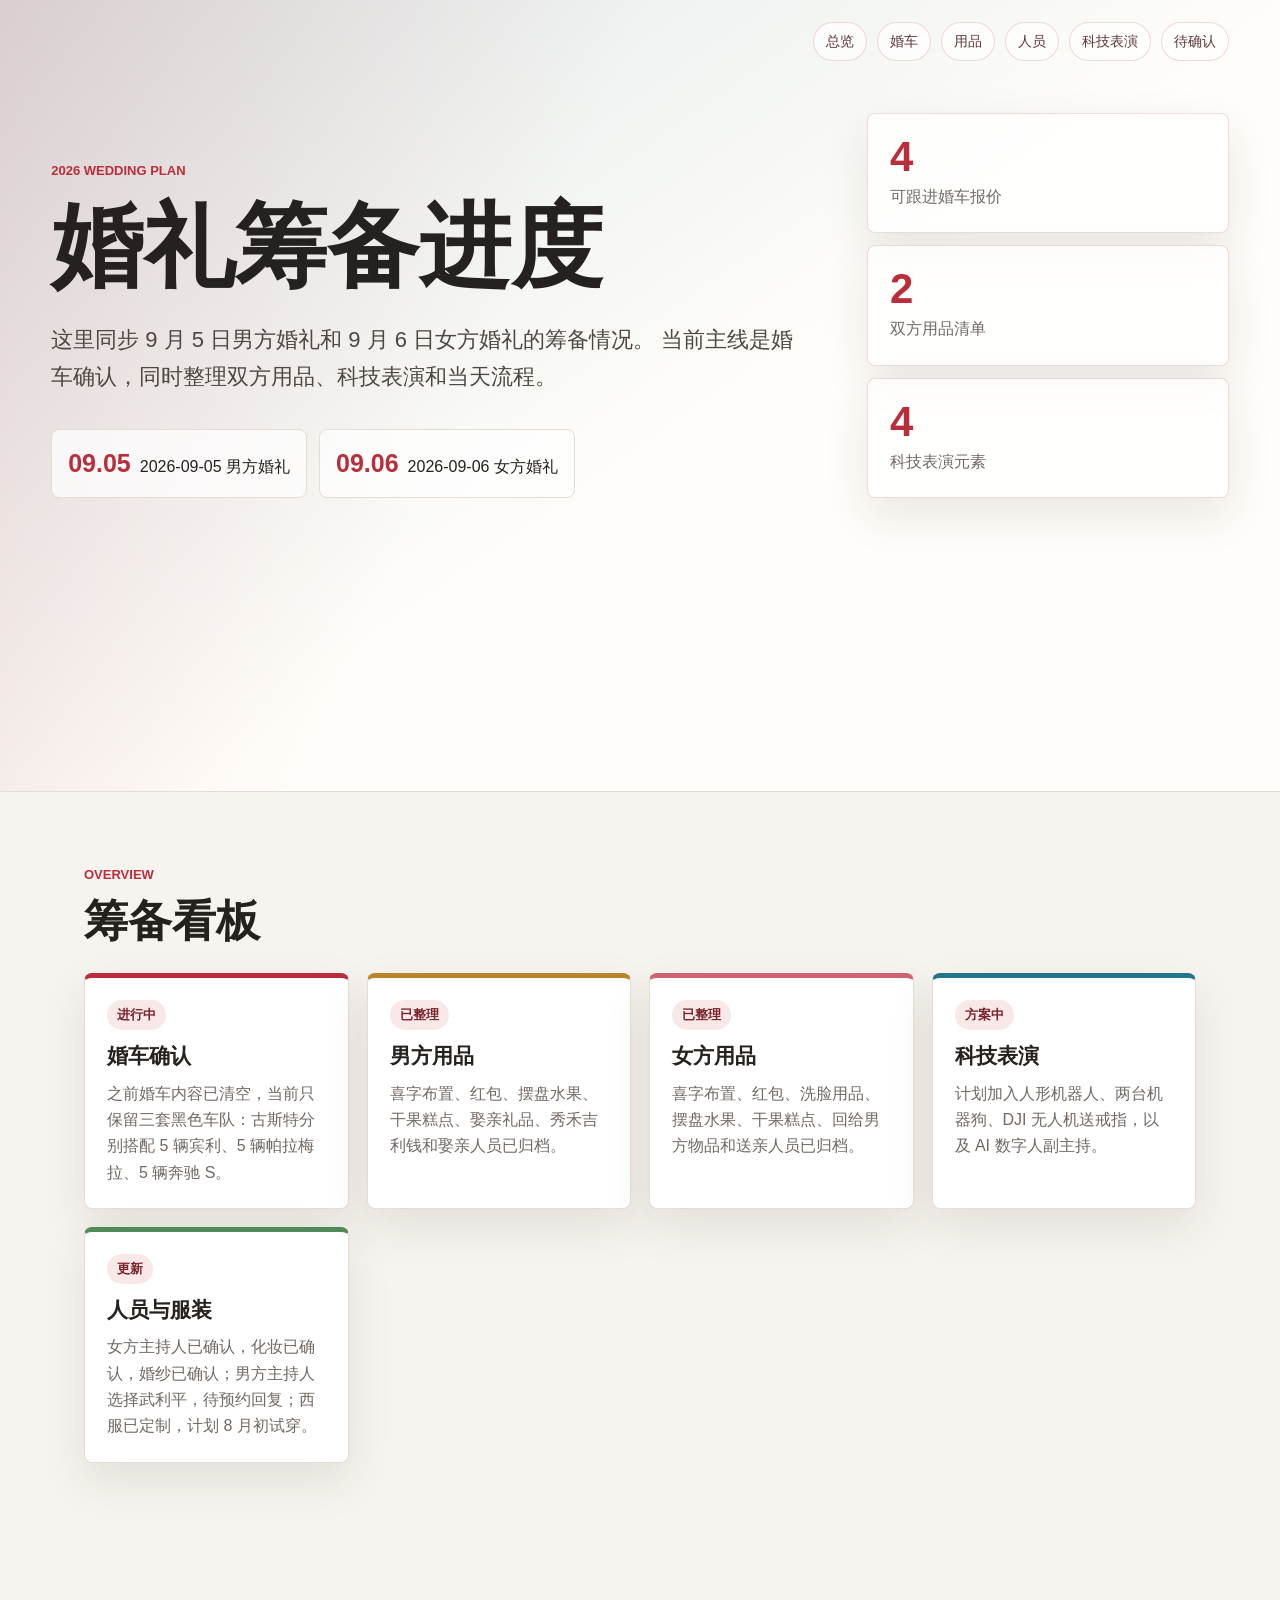
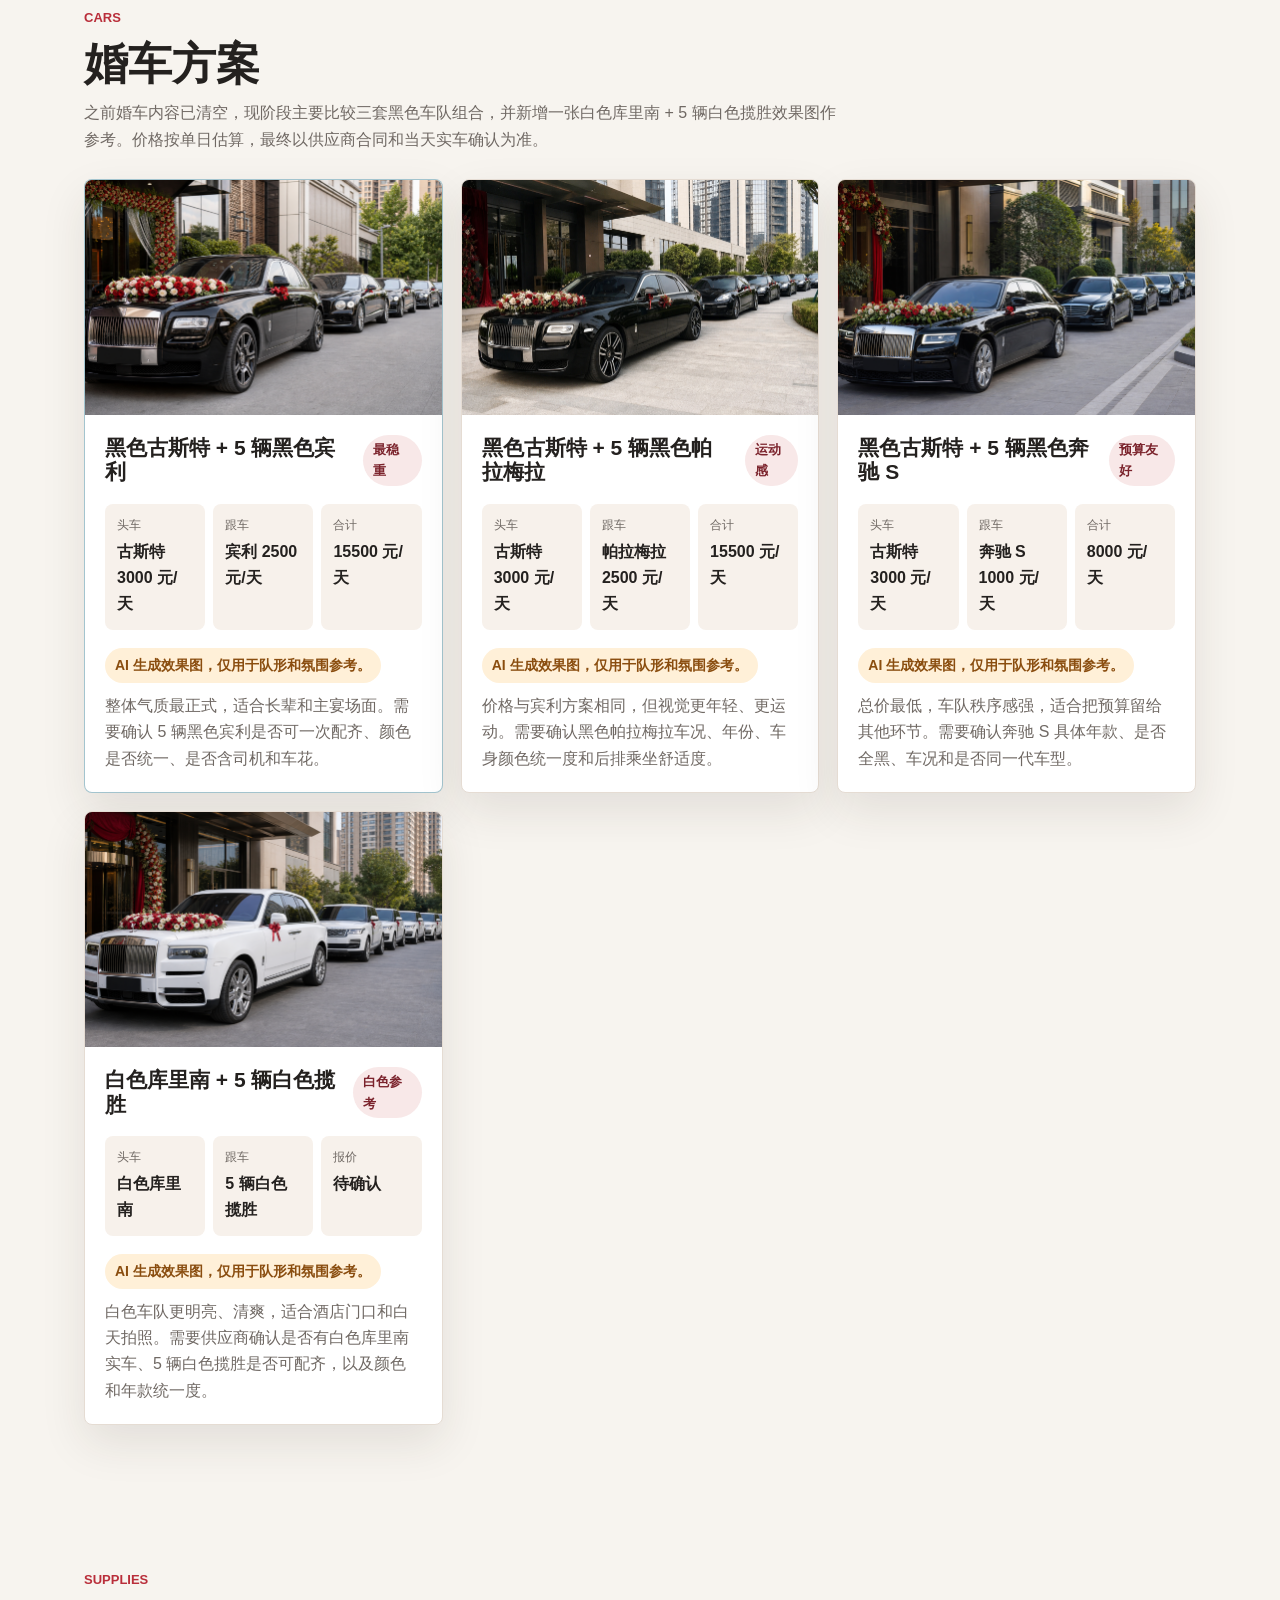
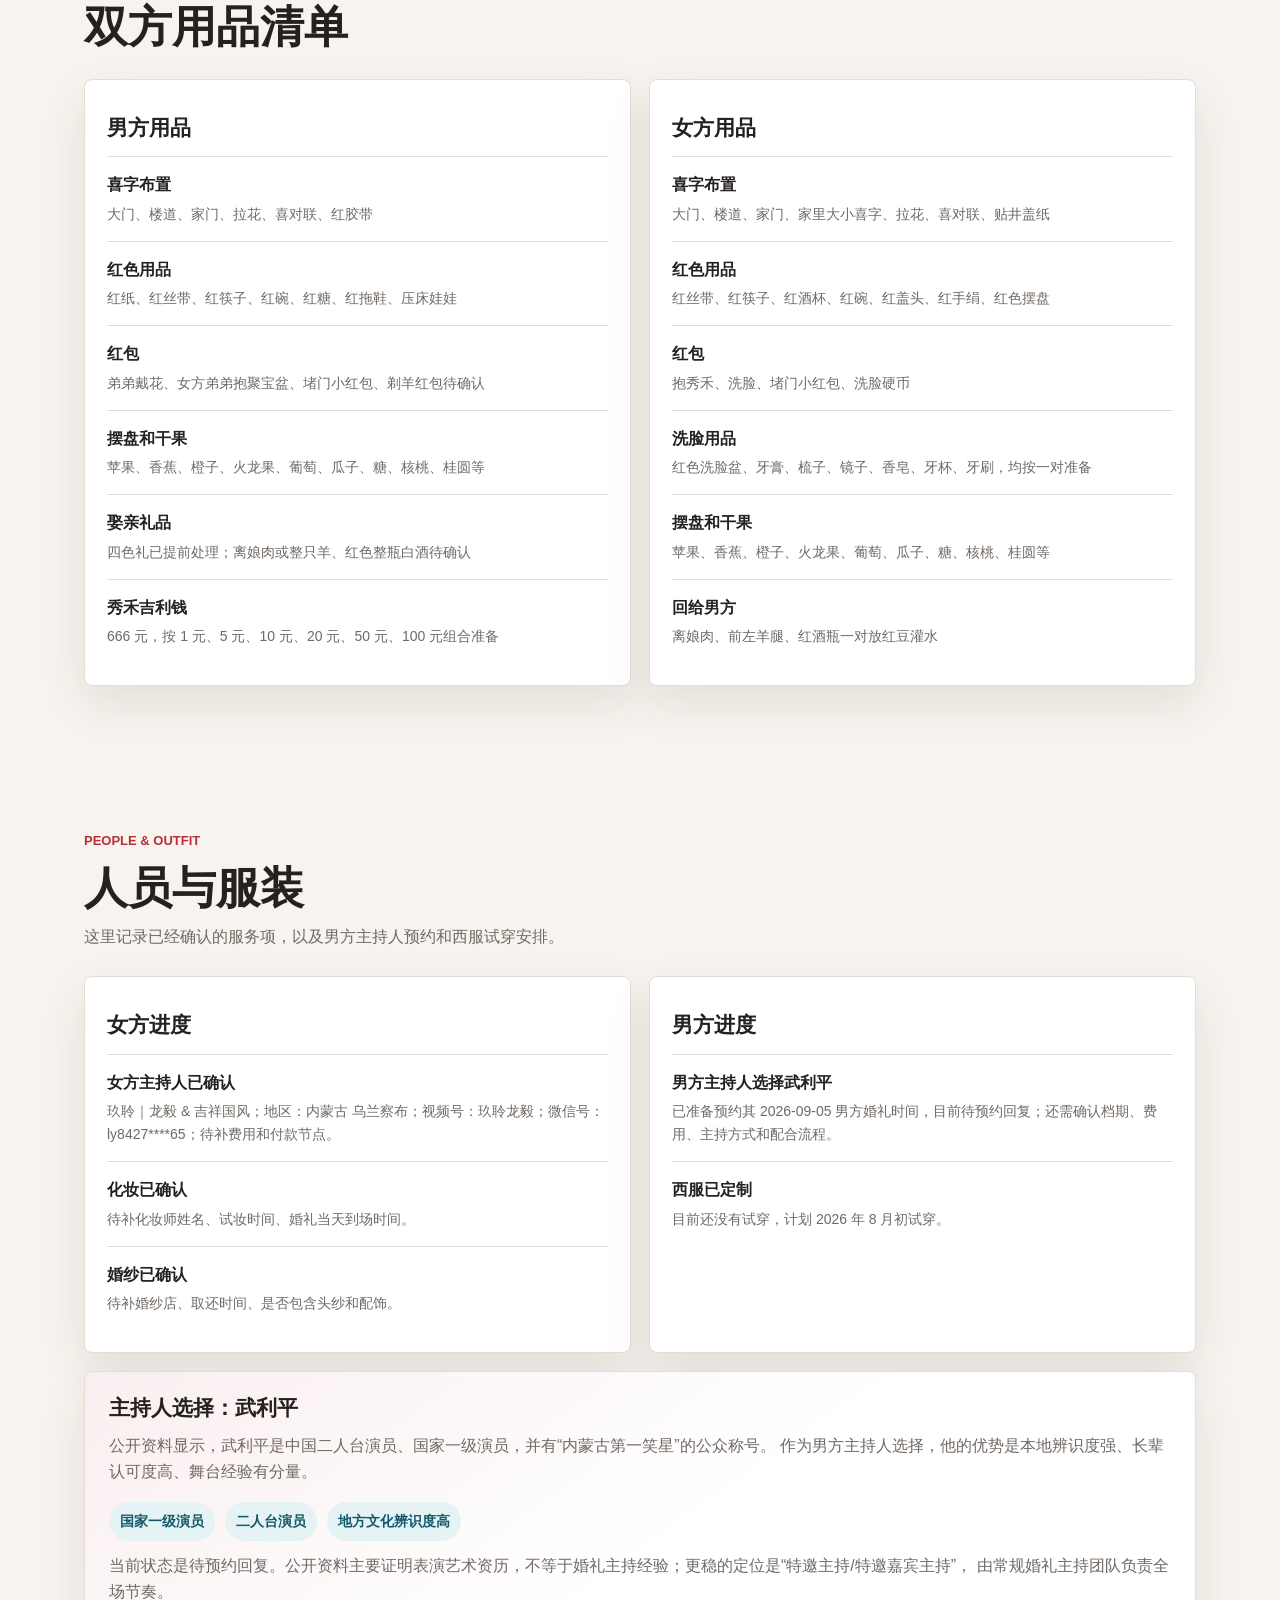
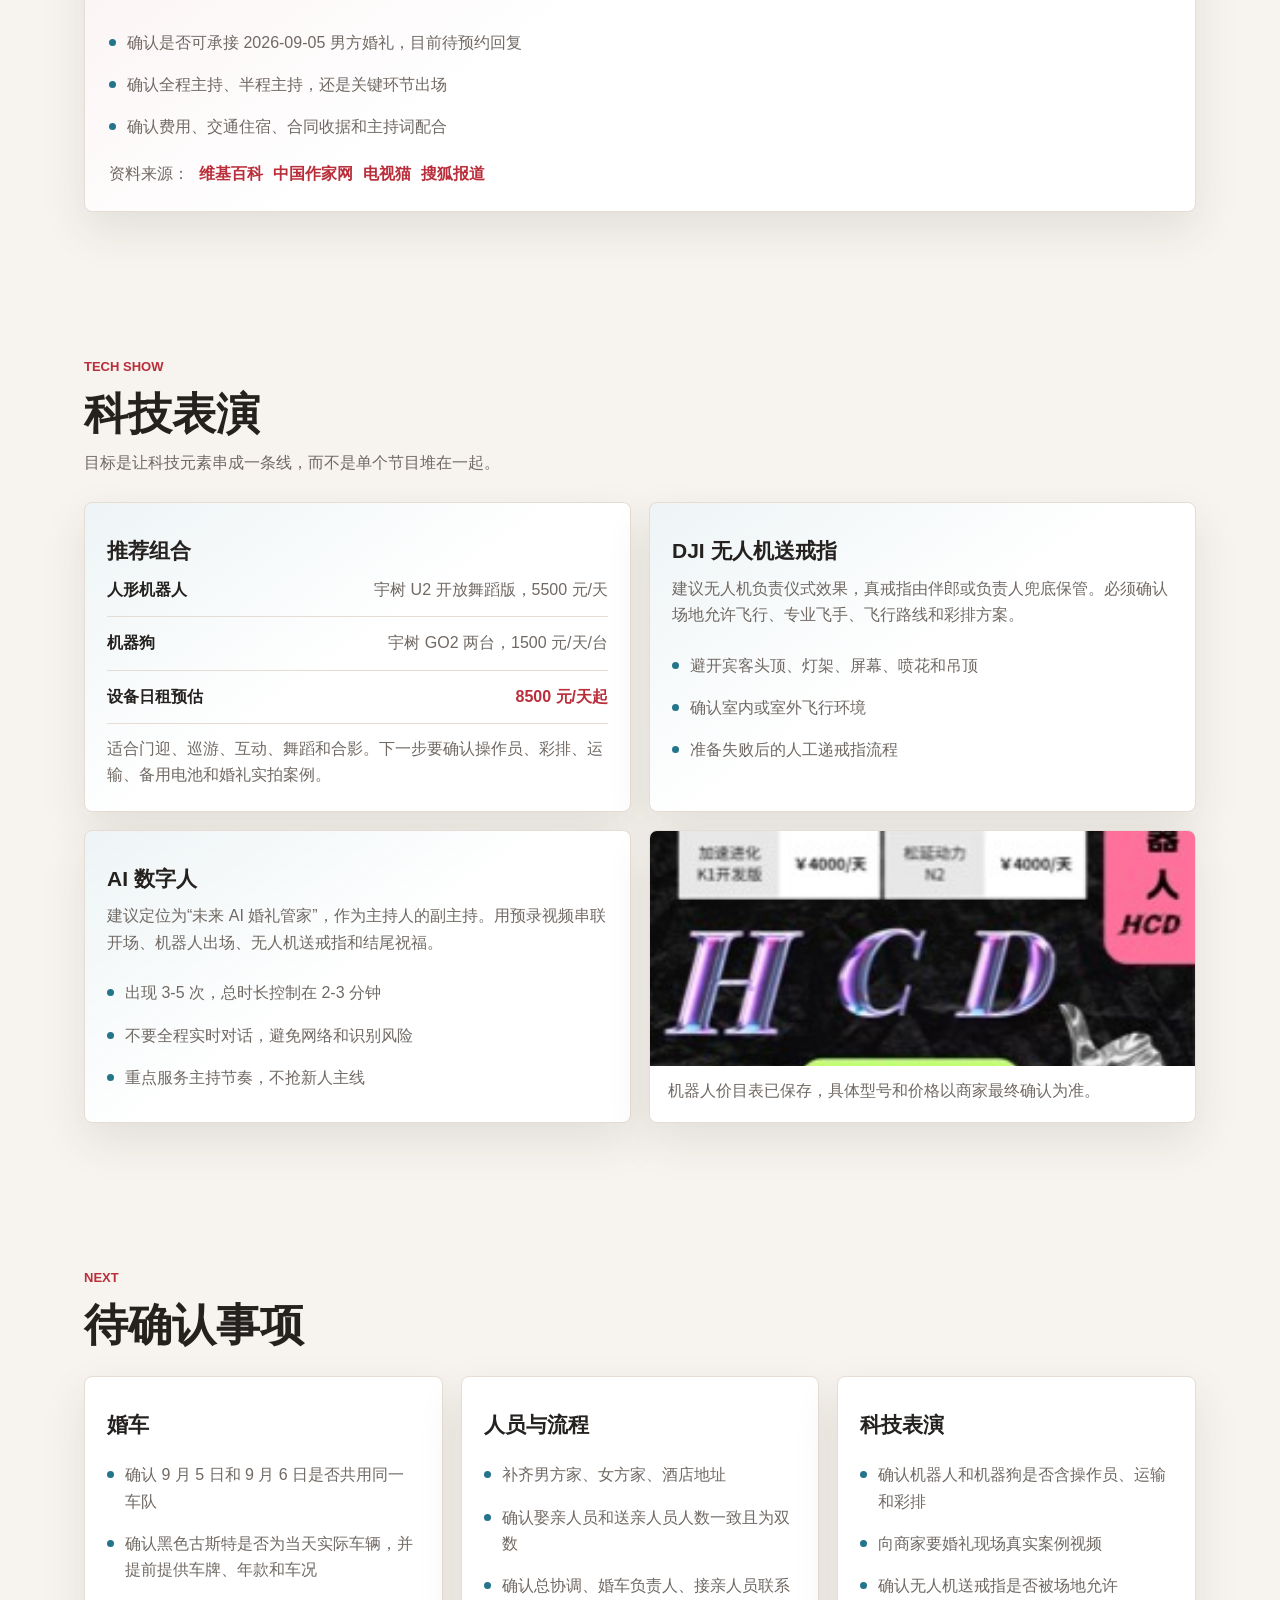
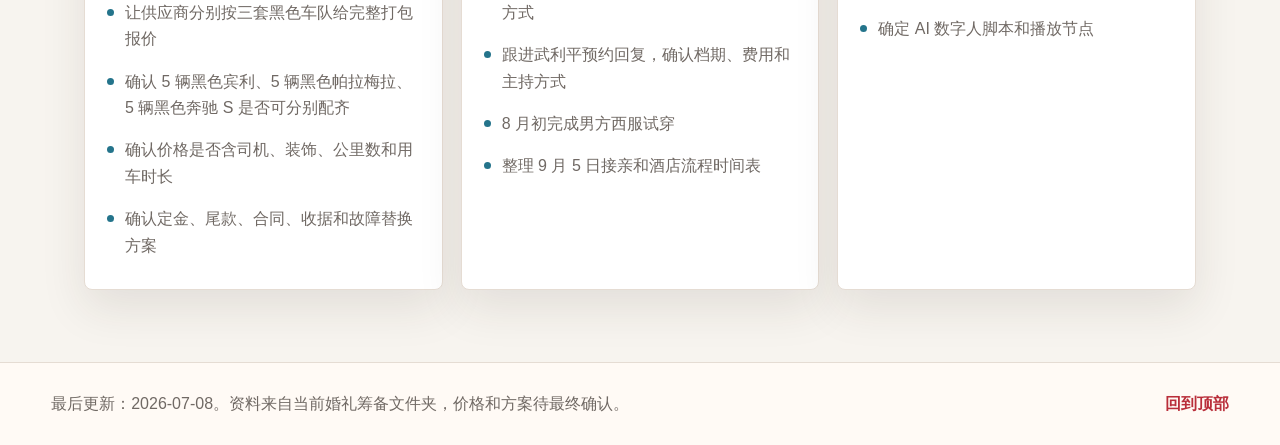
<file: index.html>
<!doctype html>
<html lang="zh-CN">
  <head>
    <meta charset="utf-8">
    <meta name="viewport" content="width=device-width, initial-scale=1">
    <meta http-equiv="refresh" content="0; url=website/index.html">
    <title>婚礼筹备进度</title>
  </head>
  <body>
    <p><a href="website/index.html">打开婚礼筹备进度网页</a></p>
  </body>
</html>
</file>
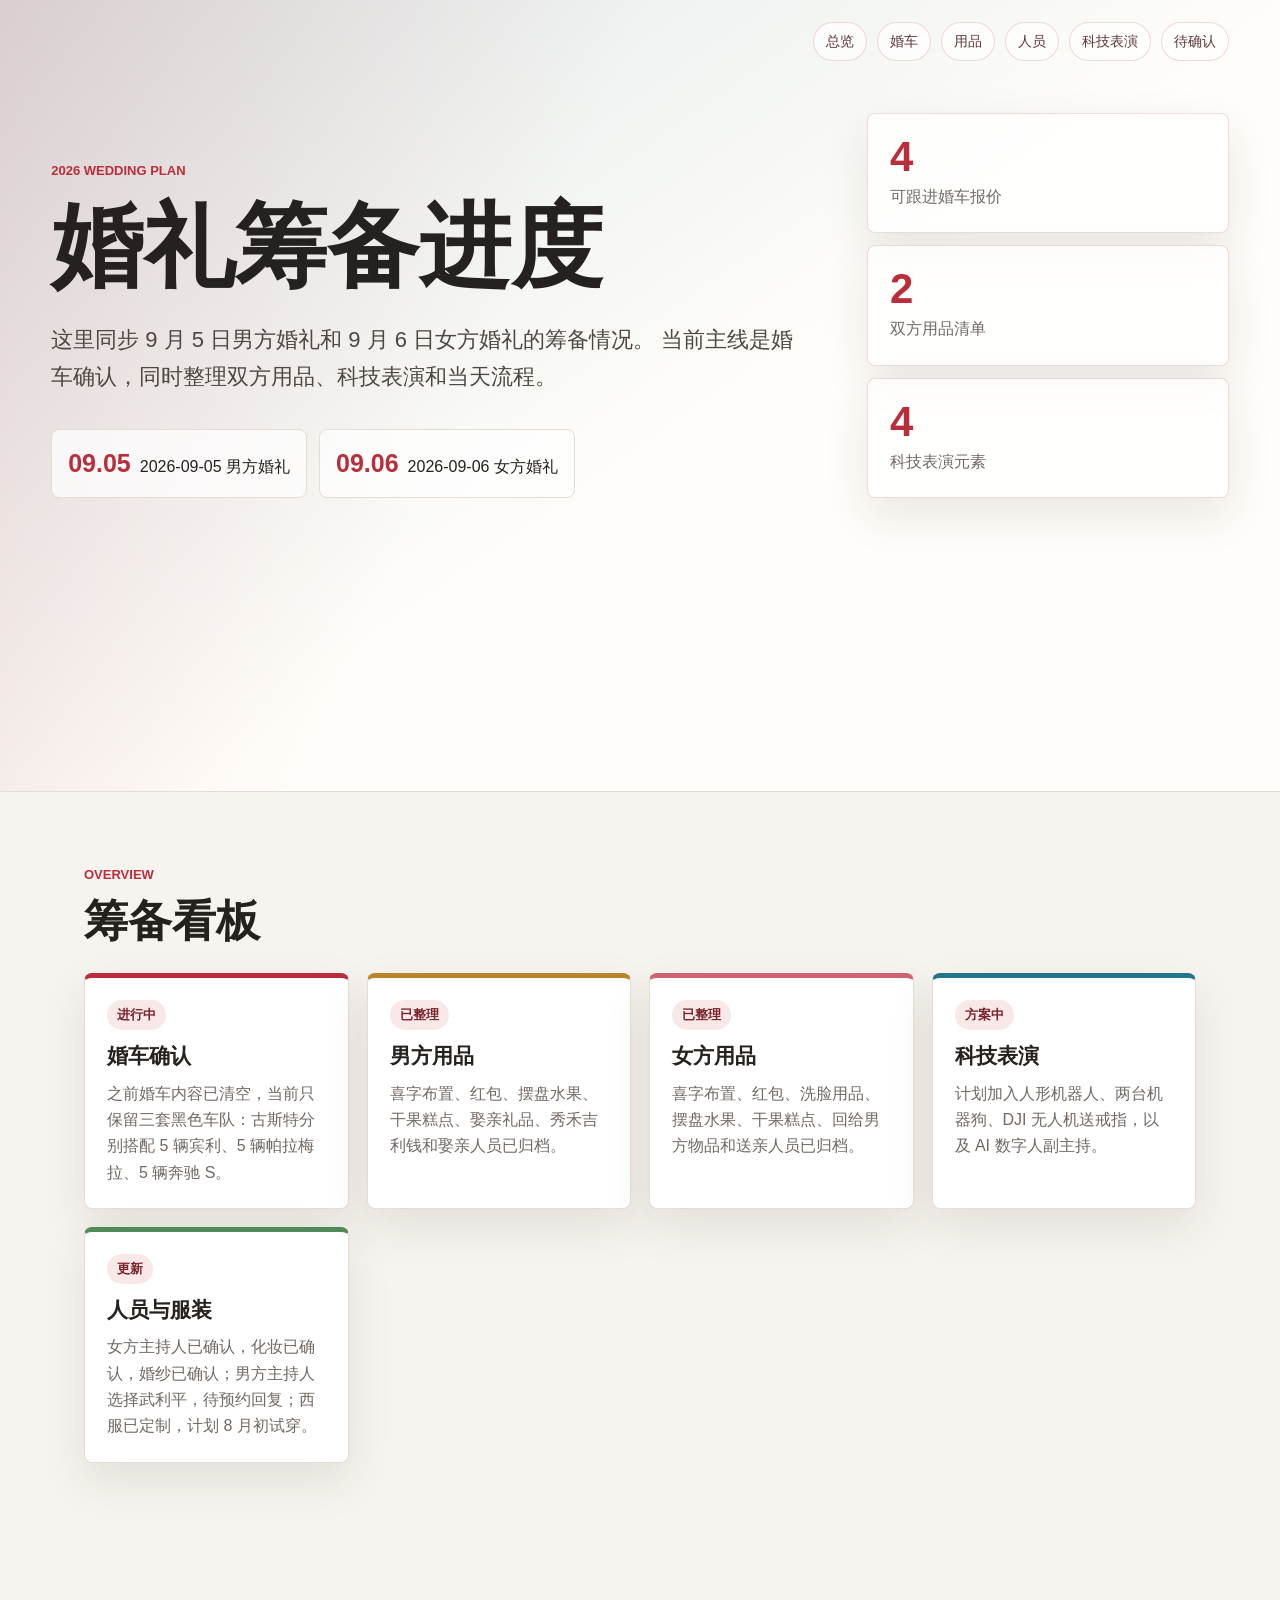
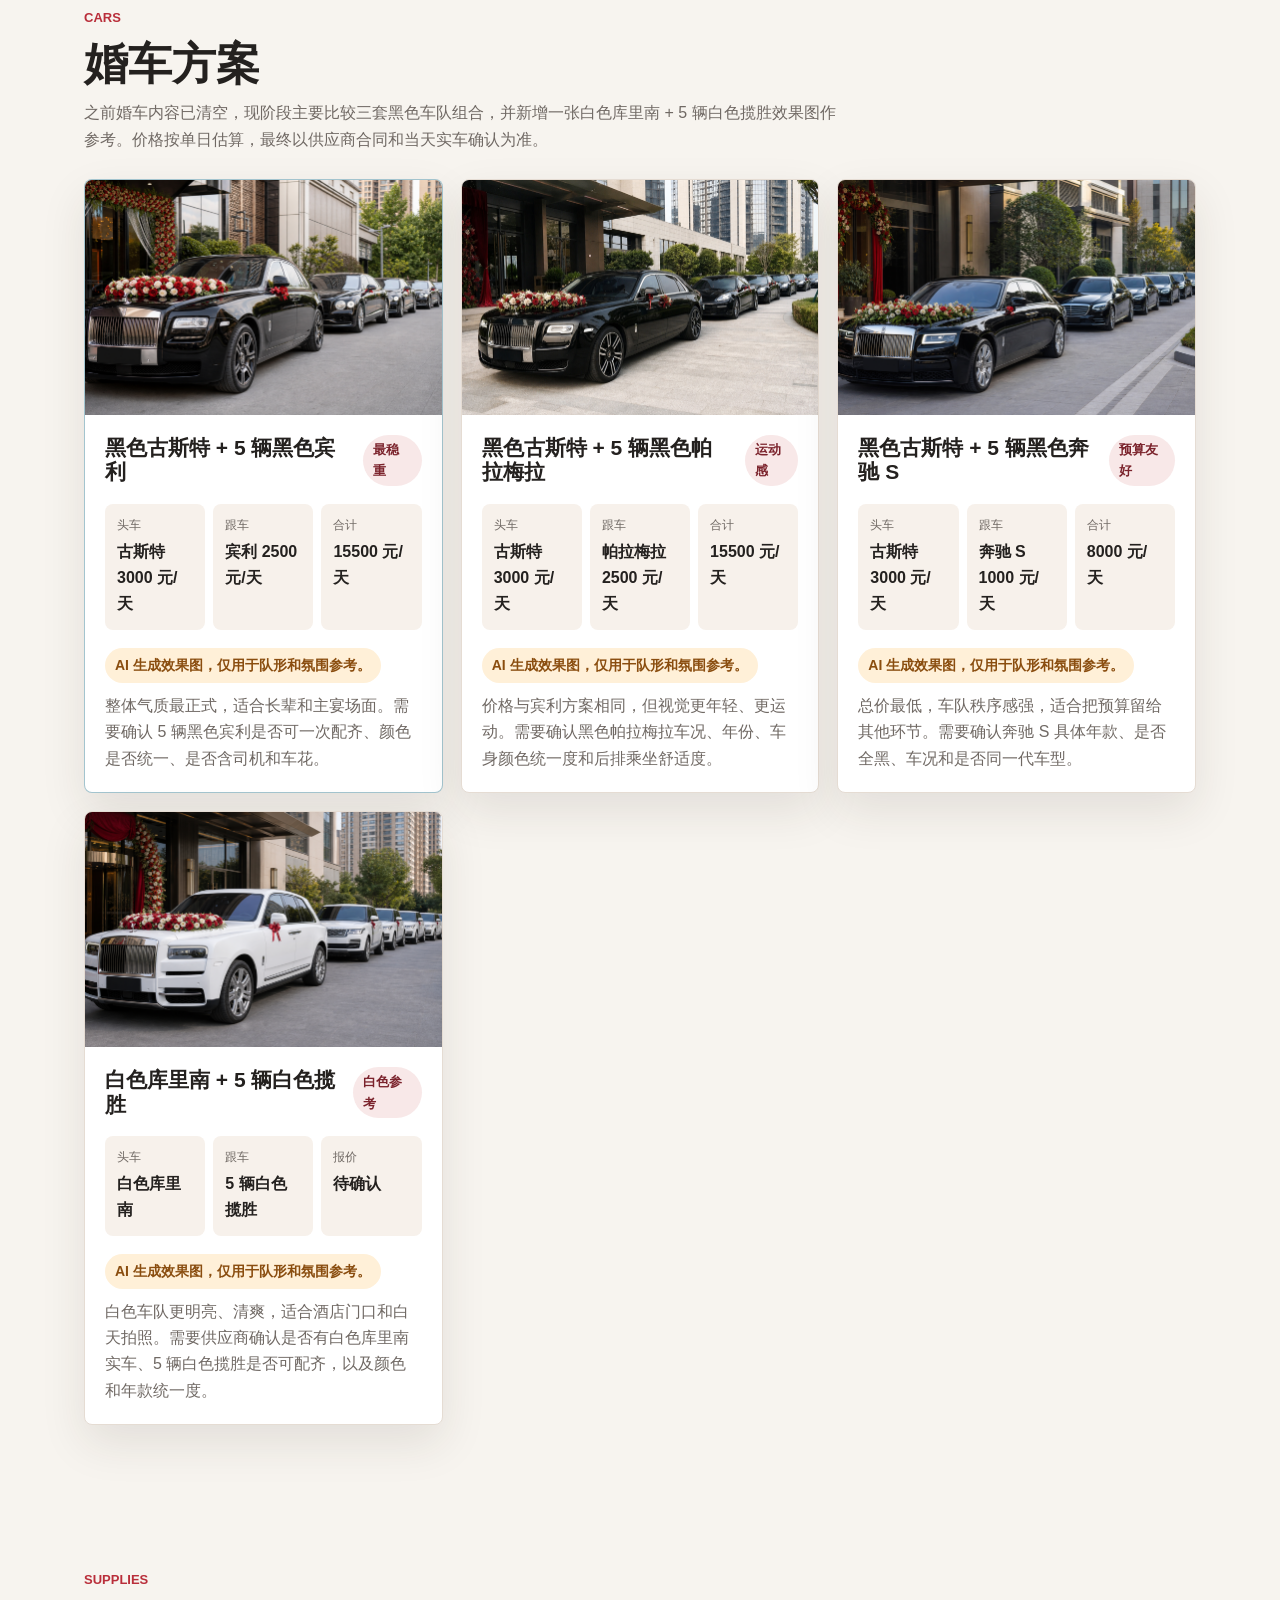
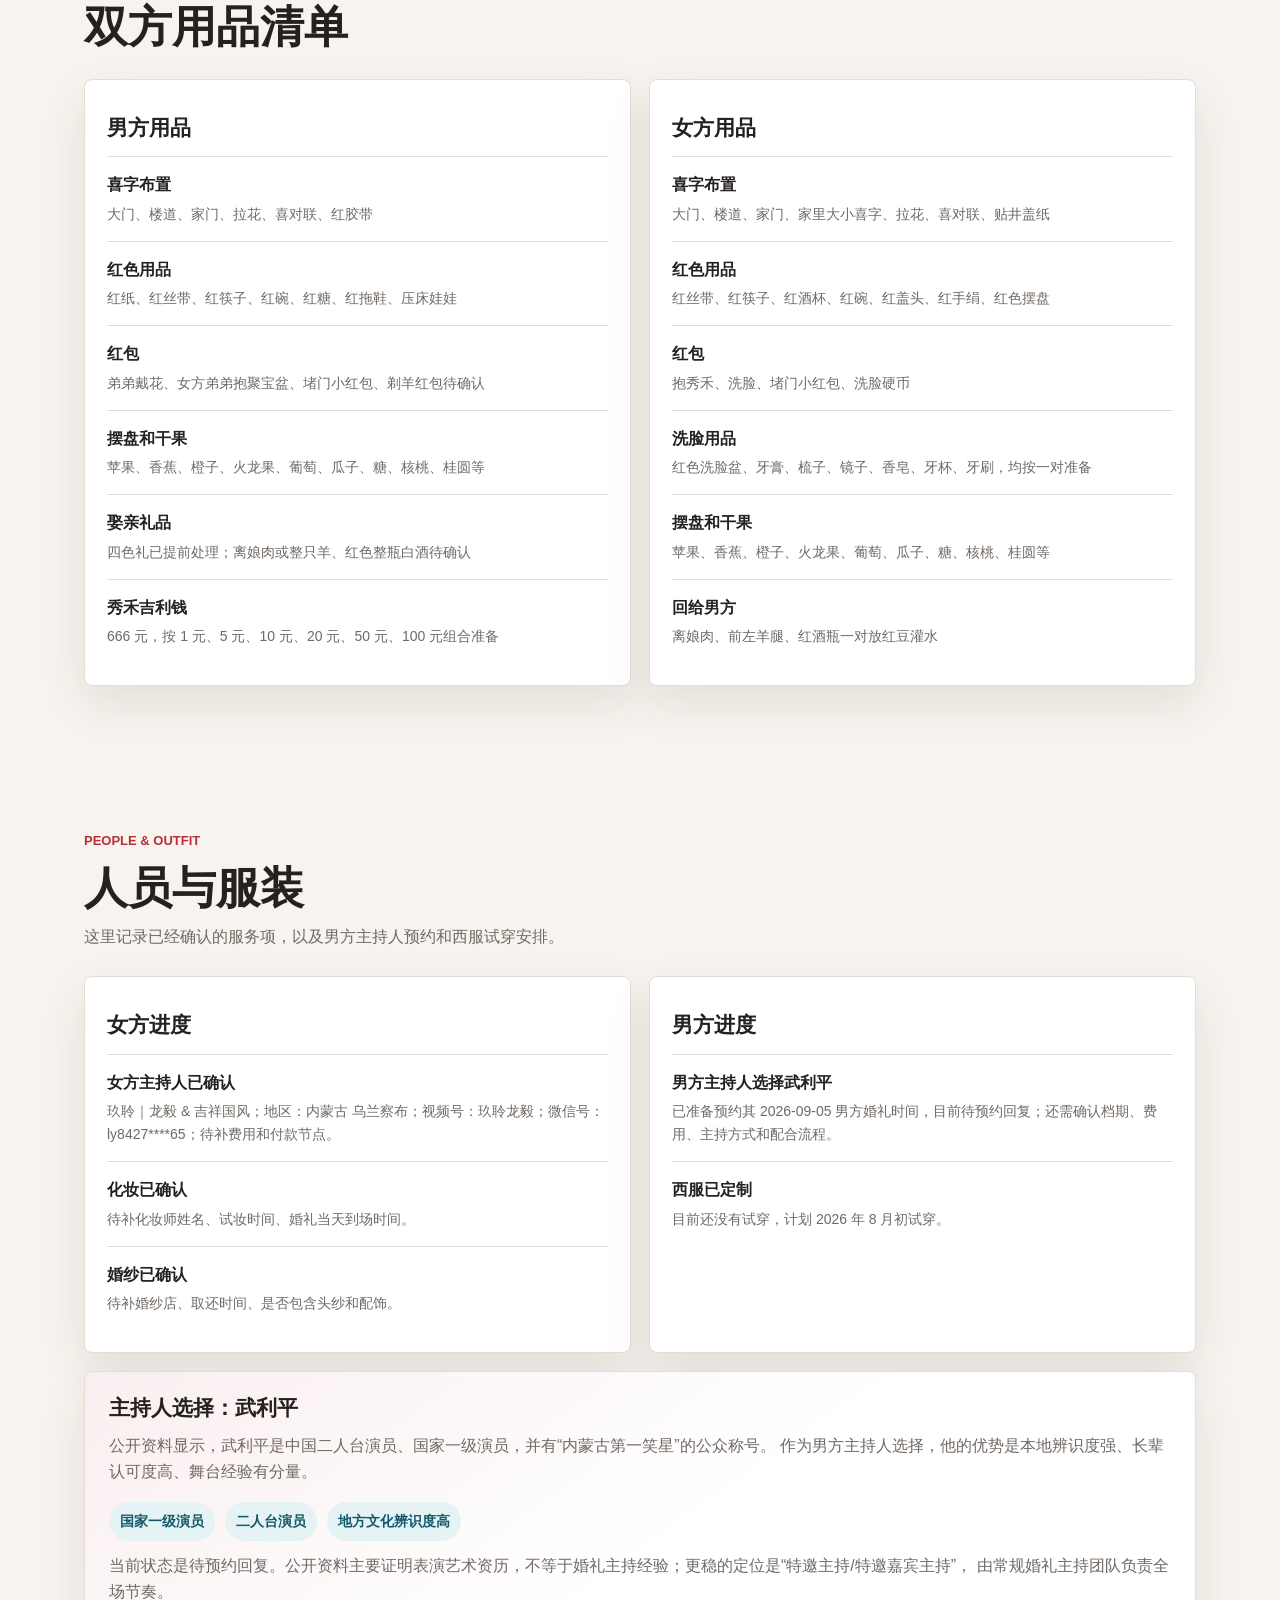
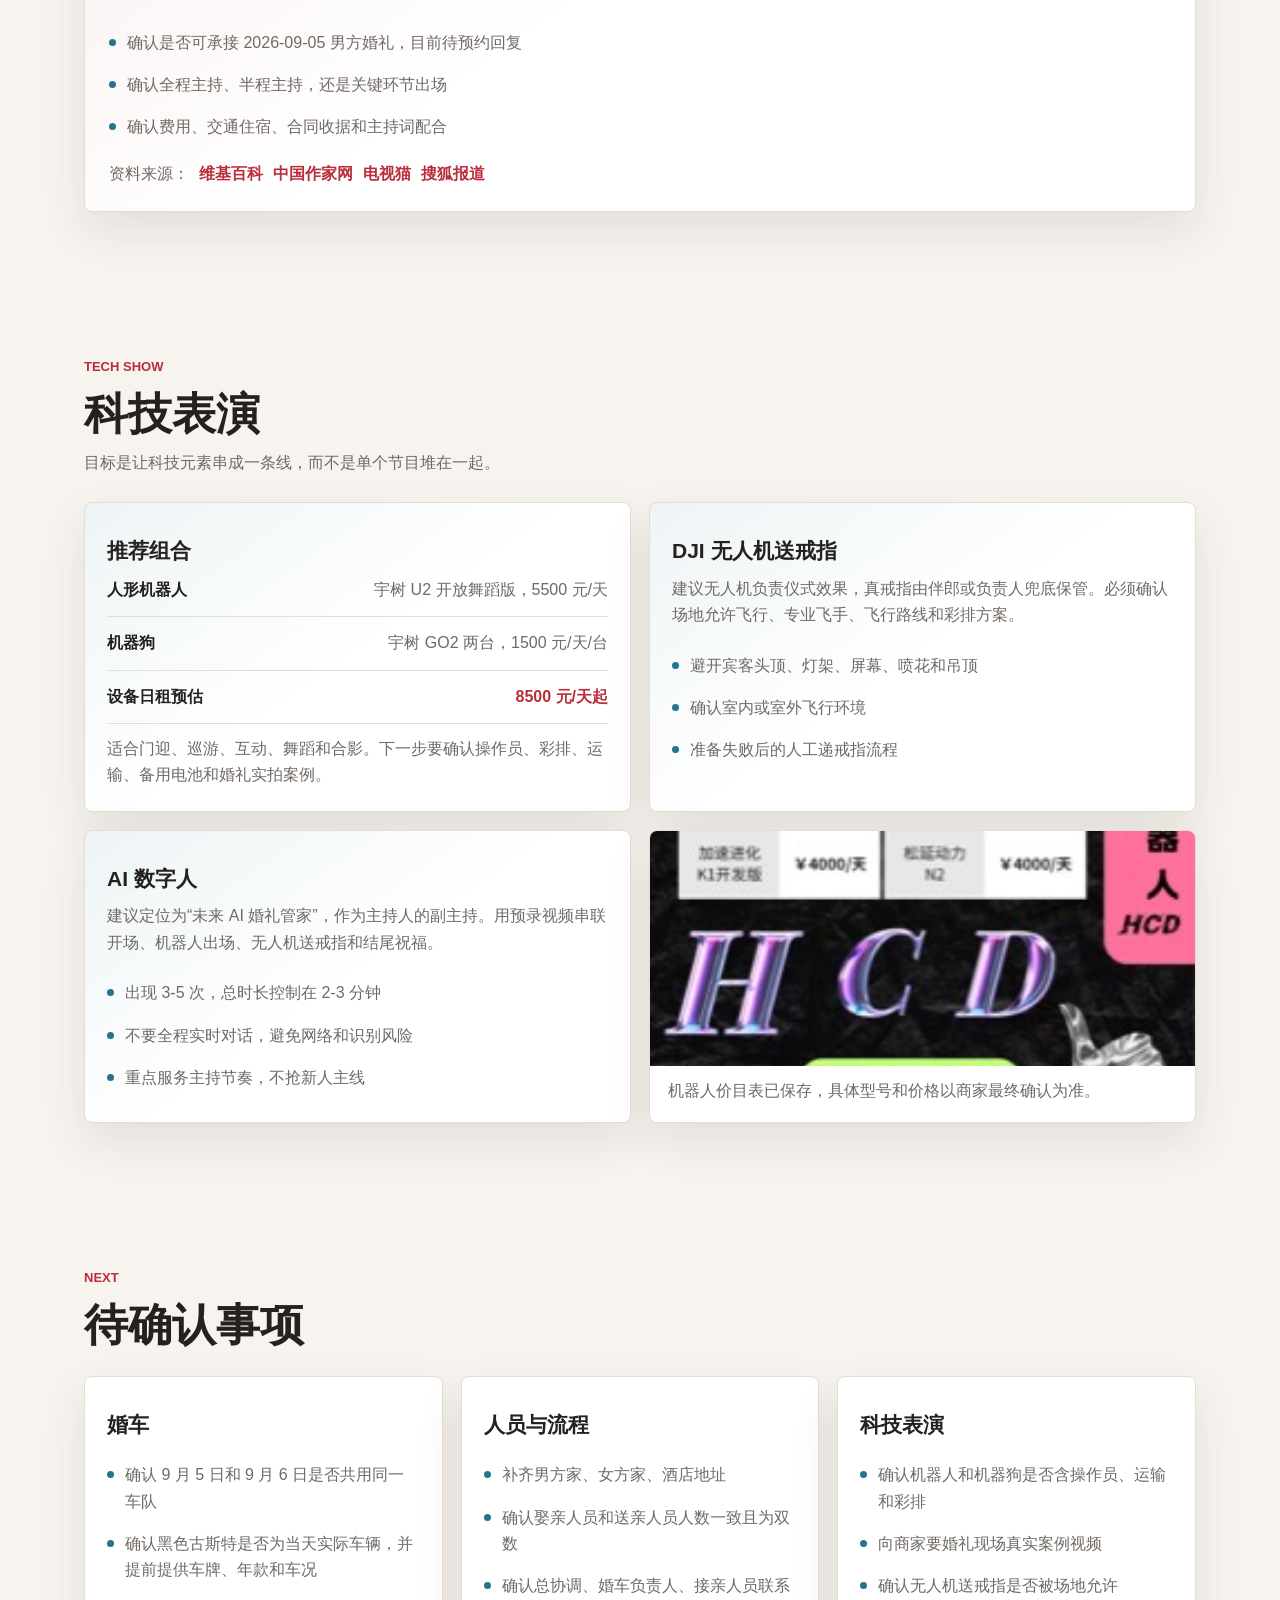
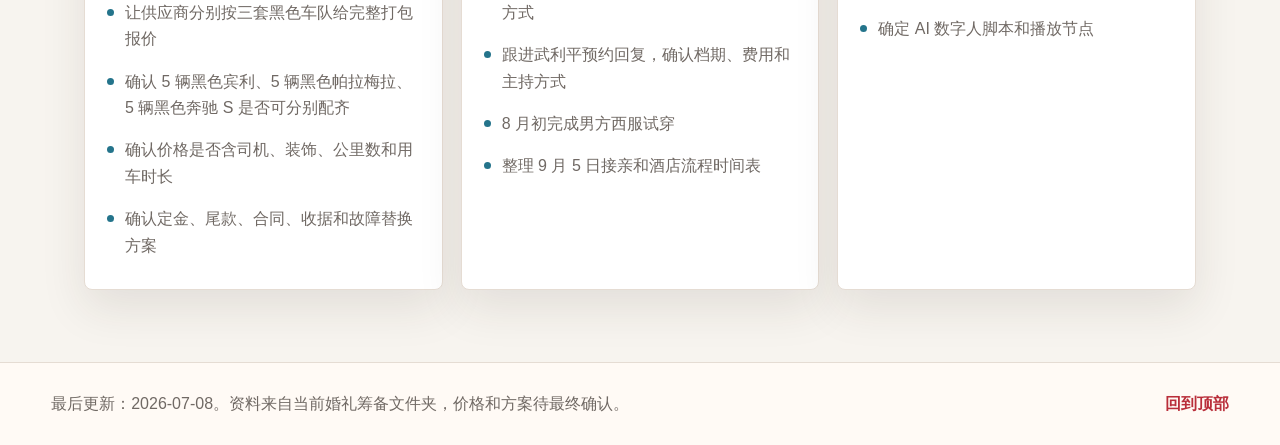
<file: website/index.html>
<!doctype html>
<html lang="zh-CN">
  <head>
    <meta charset="utf-8">
    <meta name="viewport" content="width=device-width, initial-scale=1">
    <title>婚礼筹备进度</title>
    <link rel="stylesheet" href="styles.css">
  </head>
  <body>
    <header class="hero" id="top">
      <nav class="topbar" aria-label="页面导航">
        <a href="#overview">总览</a>
        <a href="#cars">婚车</a>
        <a href="#supplies">用品</a>
        <a href="#people">人员</a>
        <a href="#tech">科技表演</a>
        <a href="#next">待确认</a>
      </nav>
      <div class="hero-grid">
        <section class="hero-copy">
          <p class="eyebrow">2026 Wedding Plan</p>
          <h1>婚礼筹备进度</h1>
          <p class="lead">
            这里同步 9 月 5 日男方婚礼和 9 月 6 日女方婚礼的筹备情况。
            当前主线是婚车确认，同时整理双方用品、科技表演和当天流程。
          </p>
          <div class="date-row" aria-label="婚礼日期">
            <span><strong>09.05</strong> 2026-09-05 男方婚礼</span>
            <span><strong>09.06</strong> 2026-09-06 女方婚礼</span>
          </div>
        </section>
        <section class="status-panel" aria-label="当前状态">
          <div>
            <span class="metric">4</span>
            <span class="metric-label">可跟进婚车报价</span>
          </div>
          <div>
            <span class="metric">2</span>
            <span class="metric-label">双方用品清单</span>
          </div>
          <div>
            <span class="metric">4</span>
            <span class="metric-label">科技表演元素</span>
          </div>
        </section>
      </div>
    </header>

    <main>
      <section class="section" id="overview">
        <div class="section-heading">
          <p class="eyebrow">Overview</p>
          <h2>筹备看板</h2>
        </div>
        <div class="overview-grid">
          <article class="card progress-card accent-red">
            <span class="tag">进行中</span>
            <h3>婚车确认</h3>
            <p>之前婚车内容已清空，当前只保留三套黑色车队：古斯特分别搭配 5 辆宾利、5 辆帕拉梅拉、5 辆奔驰 S。</p>
          </article>
          <article class="card progress-card accent-gold">
            <span class="tag">已整理</span>
            <h3>男方用品</h3>
            <p>喜字布置、红包、摆盘水果、干果糕点、娶亲礼品、秀禾吉利钱和娶亲人员已归档。</p>
          </article>
          <article class="card progress-card accent-rose">
            <span class="tag">已整理</span>
            <h3>女方用品</h3>
            <p>喜字布置、红包、洗脸用品、摆盘水果、干果糕点、回给男方物品和送亲人员已归档。</p>
          </article>
          <article class="card progress-card accent-blue">
            <span class="tag">方案中</span>
            <h3>科技表演</h3>
            <p>计划加入人形机器人、两台机器狗、DJI 无人机送戒指，以及 AI 数字人副主持。</p>
          </article>
          <article class="card progress-card accent-green">
            <span class="tag">更新</span>
            <h3>人员与服装</h3>
            <p>女方主持人已确认，化妆已确认，婚纱已确认；男方主持人选择武利平，待预约回复；西服已定制，计划 8 月初试穿。</p>
          </article>
        </div>
      </section>

      <section class="section" id="cars">
        <div class="section-heading">
          <p class="eyebrow">Cars</p>
          <h2>婚车方案</h2>
          <p>之前婚车内容已清空，现阶段主要比较三套黑色车队组合，并新增一张白色库里南 + 5 辆白色揽胜效果图作参考。价格按单日估算，最终以供应商合同和当天实车确认为准。</p>
        </div>
        <div class="car-grid">
          <article class="card car-card featured">
            <img src="assets/car-combo-ghost-bentley.png" alt="黑色古斯特加五辆黑色宾利婚车效果图">
            <div class="card-body">
              <div class="card-title-row">
                <h3>黑色古斯特 + 5 辆黑色宾利</h3>
                <span class="pill">最稳重</span>
              </div>
              <dl class="price-list">
                <div><dt>头车</dt><dd>古斯特 3000 元/天</dd></div>
                <div><dt>跟车</dt><dd>宾利 2500 元/天</dd></div>
                <div><dt>合计</dt><dd>15500 元/天</dd></div>
              </dl>
              <p class="warning-note">AI 生成效果图，仅用于队形和氛围参考。</p>
              <p>整体气质最正式，适合长辈和主宴场面。需要确认 5 辆黑色宾利是否可一次配齐、颜色是否统一、是否含司机和车花。</p>
            </div>
          </article>
          <article class="card car-card">
            <img src="assets/car-combo-ghost-panamera.png" alt="黑色古斯特加五辆黑色帕拉梅拉婚车效果图">
            <div class="card-body">
              <div class="card-title-row">
                <h3>黑色古斯特 + 5 辆黑色帕拉梅拉</h3>
                <span class="pill">运动感</span>
              </div>
              <dl class="price-list">
                <div><dt>头车</dt><dd>古斯特 3000 元/天</dd></div>
                <div><dt>跟车</dt><dd>帕拉梅拉 2500 元/天</dd></div>
                <div><dt>合计</dt><dd>15500 元/天</dd></div>
              </dl>
              <p class="warning-note">AI 生成效果图，仅用于队形和氛围参考。</p>
              <p>价格与宾利方案相同，但视觉更年轻、更运动。需要确认黑色帕拉梅拉车况、年份、车身颜色统一度和后排乘坐舒适度。</p>
            </div>
          </article>
          <article class="card car-card">
            <img src="assets/car-combo-ghost-mercedes-s.png" alt="黑色古斯特加五辆黑色奔驰S婚车效果图">
            <div class="card-body">
              <div class="card-title-row">
                <h3>黑色古斯特 + 5 辆黑色奔驰 S</h3>
                <span class="pill">预算友好</span>
              </div>
              <dl class="price-list">
                <div><dt>头车</dt><dd>古斯特 3000 元/天</dd></div>
                <div><dt>跟车</dt><dd>奔驰 S 1000 元/天</dd></div>
                <div><dt>合计</dt><dd>8000 元/天</dd></div>
              </dl>
              <p class="warning-note">AI 生成效果图，仅用于队形和氛围参考。</p>
              <p>总价最低，车队秩序感强，适合把预算留给其他环节。需要确认奔驰 S 具体年款、是否全黑、车况和是否同一代车型。</p>
            </div>
          </article>
          <article class="card car-card">
            <img src="assets/car-combo-cullinan-range-rover.png" alt="白色库里南加五辆白色揽胜婚车效果图">
            <div class="card-body">
              <div class="card-title-row">
                <h3>白色库里南 + 5 辆白色揽胜</h3>
                <span class="pill">白色参考</span>
              </div>
              <dl class="price-list">
                <div><dt>头车</dt><dd>白色库里南</dd></div>
                <div><dt>跟车</dt><dd>5 辆白色揽胜</dd></div>
                <div><dt>报价</dt><dd>待确认</dd></div>
              </dl>
              <p class="warning-note">AI 生成效果图，仅用于队形和氛围参考。</p>
              <p>白色车队更明亮、清爽，适合酒店门口和白天拍照。需要供应商确认是否有白色库里南实车、5 辆白色揽胜是否可配齐，以及颜色和年款统一度。</p>
            </div>
          </article>
        </div>
      </section>

      <section class="section split-section" id="supplies">
        <div class="section-heading">
          <p class="eyebrow">Supplies</p>
          <h2>双方用品清单</h2>
        </div>
        <div class="supply-grid">
          <article class="card list-card">
            <h3>男方用品</h3>
            <ul class="clean-list">
              <li><span>喜字布置</span><small>大门、楼道、家门、拉花、喜对联、红胶带</small></li>
              <li><span>红色用品</span><small>红纸、红丝带、红筷子、红碗、红糖、红拖鞋、压床娃娃</small></li>
              <li><span>红包</span><small>弟弟戴花、女方弟弟抱聚宝盆、堵门小红包、剃羊红包待确认</small></li>
              <li><span>摆盘和干果</span><small>苹果、香蕉、橙子、火龙果、葡萄、瓜子、糖、核桃、桂圆等</small></li>
              <li><span>娶亲礼品</span><small>四色礼已提前处理；离娘肉或整只羊、红色整瓶白酒待确认</small></li>
              <li><span>秀禾吉利钱</span><small>666 元，按 1 元、5 元、10 元、20 元、50 元、100 元组合准备</small></li>
            </ul>
          </article>
          <article class="card list-card">
            <h3>女方用品</h3>
            <ul class="clean-list">
              <li><span>喜字布置</span><small>大门、楼道、家门、家里大小喜字、拉花、喜对联、贴井盖纸</small></li>
              <li><span>红色用品</span><small>红丝带、红筷子、红酒杯、红碗、红盖头、红手绢、红色摆盘</small></li>
              <li><span>红包</span><small>抱秀禾、洗脸、堵门小红包、洗脸硬币</small></li>
              <li><span>洗脸用品</span><small>红色洗脸盆、牙膏、梳子、镜子、香皂、牙杯、牙刷，均按一对准备</small></li>
              <li><span>摆盘和干果</span><small>苹果、香蕉、橙子、火龙果、葡萄、瓜子、糖、核桃、桂圆等</small></li>
              <li><span>回给男方</span><small>离娘肉、前左羊腿、红酒瓶一对放红豆灌水</small></li>
            </ul>
          </article>
        </div>
      </section>

      <section class="section" id="people">
        <div class="section-heading">
          <p class="eyebrow">People & Outfit</p>
          <h2>人员与服装</h2>
          <p>这里记录已经确认的服务项，以及男方主持人预约和西服试穿安排。</p>
        </div>
        <div class="people-grid">
          <article class="card list-card">
            <h3>女方进度</h3>
            <ul class="clean-list">
              <li><span>女方主持人已确认</span><small>玖聆｜龙毅 & 吉祥国风；地区：内蒙古 乌兰察布；视频号：玖聆龙毅；微信号：ly8427****65；待补费用和付款节点。</small></li>
              <li><span>化妆已确认</span><small>待补化妆师姓名、试妆时间、婚礼当天到场时间。</small></li>
              <li><span>婚纱已确认</span><small>待补婚纱店、取还时间、是否包含头纱和配饰。</small></li>
            </ul>
          </article>
          <article class="card list-card">
            <h3>男方进度</h3>
            <ul class="clean-list">
              <li><span>男方主持人选择武利平</span><small>已准备预约其 2026-09-05 男方婚礼时间，目前待预约回复；还需确认档期、费用、主持方式和配合流程。</small></li>
              <li><span>西服已定制</span><small>目前还没有试穿，计划 2026 年 8 月初试穿。</small></li>
            </ul>
          </article>
          <article class="card host-card">
            <h3>主持人选择：武利平</h3>
            <p>
              公开资料显示，武利平是中国二人台演员、国家一级演员，并有“内蒙古第一笑星”的公众称号。
              作为男方主持人选择，他的优势是本地辨识度强、长辈认可度高、舞台经验有分量。
            </p>
            <div class="host-facts">
              <span>国家一级演员</span>
              <span>二人台演员</span>
              <span>地方文化辨识度高</span>
            </div>
            <p>
              当前状态是待预约回复。公开资料主要证明表演艺术资历，不等于婚礼主持经验；更稳的定位是“特邀主持/特邀嘉宾主持”，
              由常规婚礼主持团队负责全场节奏。
            </p>
            <ul class="compact-list">
              <li>确认是否可承接 2026-09-05 男方婚礼，目前待预约回复</li>
              <li>确认全程主持、半程主持，还是关键环节出场</li>
              <li>确认费用、交通住宿、合同收据和主持词配合</li>
            </ul>
            <p class="source-links">
              资料来源：
              <a href="https://zh.wikipedia.org/zh-hans/%E6%AD%A6%E5%88%A9%E5%B9%B3">维基百科</a>
              <a href="https://www.chinawriter.com.cn/n1/2021/1231/c405057-32322041.html">中国作家网</a>
              <a href="https://www.tvmao.com/star/IzRkJy0%3D">电视猫</a>
              <a href="https://www.sohu.com/a/1036560462_121123757">搜狐报道</a>
            </p>
          </article>
        </div>
      </section>

      <section class="section" id="tech">
        <div class="section-heading">
          <p class="eyebrow">Tech Show</p>
          <h2>科技表演</h2>
          <p>目标是让科技元素串成一条线，而不是单个节目堆在一起。</p>
        </div>
        <div class="tech-layout">
          <article class="card tech-card">
            <h3>推荐组合</h3>
            <div class="tech-row">
              <strong>人形机器人</strong>
              <span>宇树 U2 开放舞蹈版，5500 元/天</span>
            </div>
            <div class="tech-row">
              <strong>机器狗</strong>
              <span>宇树 GO2 两台，1500 元/天/台</span>
            </div>
            <div class="tech-row total">
              <strong>设备日租预估</strong>
              <span>8500 元/天起</span>
            </div>
            <p>适合门迎、巡游、互动、舞蹈和合影。下一步要确认操作员、彩排、运输、备用电池和婚礼实拍案例。</p>
          </article>
          <article class="card tech-card">
            <h3>DJI 无人机送戒指</h3>
            <p>建议无人机负责仪式效果，真戒指由伴郎或负责人兜底保管。必须确认场地允许飞行、专业飞手、飞行路线和彩排方案。</p>
            <ul class="compact-list">
              <li>避开宾客头顶、灯架、屏幕、喷花和吊顶</li>
              <li>确认室内或室外飞行环境</li>
              <li>准备失败后的人工递戒指流程</li>
            </ul>
          </article>
          <article class="card tech-card">
            <h3>AI 数字人</h3>
            <p>建议定位为“未来 AI 婚礼管家”，作为主持人的副主持。用预录视频串联开场、机器人出场、无人机送戒指和结尾祝福。</p>
            <ul class="compact-list">
              <li>出现 3-5 次，总时长控制在 2-3 分钟</li>
              <li>不要全程实时对话，避免网络和识别风险</li>
              <li>重点服务主持节奏，不抢新人主线</li>
            </ul>
          </article>
          <article class="card image-card">
            <img src="assets/robot-price-list.jpg" alt="机器人价目表">
            <p>机器人价目表已保存，具体型号和价格以商家最终确认为准。</p>
          </article>
        </div>
      </section>

      <section class="section" id="next">
        <div class="section-heading">
          <p class="eyebrow">Next</p>
          <h2>待确认事项</h2>
        </div>
        <div class="todo-grid">
          <article class="card">
            <h3>婚车</h3>
            <ul class="check-list">
              <li>确认 9 月 5 日和 9 月 6 日是否共用同一车队</li>
              <li>确认黑色古斯特是否为当天实际车辆，并提前提供车牌、年款和车况</li>
              <li>让供应商分别按三套黑色车队给完整打包报价</li>
              <li>确认 5 辆黑色宾利、5 辆黑色帕拉梅拉、5 辆黑色奔驰 S 是否可分别配齐</li>
              <li>确认价格是否含司机、装饰、公里数和用车时长</li>
              <li>确认定金、尾款、合同、收据和故障替换方案</li>
            </ul>
          </article>
          <article class="card">
            <h3>人员与流程</h3>
            <ul class="check-list">
              <li>补齐男方家、女方家、酒店地址</li>
              <li>确认娶亲人员和送亲人员人数一致且为双数</li>
              <li>确认总协调、婚车负责人、接亲人员联系方式</li>
              <li>跟进武利平预约回复，确认档期、费用和主持方式</li>
              <li>8 月初完成男方西服试穿</li>
              <li>整理 9 月 5 日接亲和酒店流程时间表</li>
            </ul>
          </article>
          <article class="card">
            <h3>科技表演</h3>
            <ul class="check-list">
              <li>确认机器人和机器狗是否含操作员、运输和彩排</li>
              <li>向商家要婚礼现场真实案例视频</li>
              <li>确认无人机送戒指是否被场地允许</li>
              <li>确定 AI 数字人脚本和播放节点</li>
            </ul>
          </article>
        </div>
      </section>
    </main>

    <footer class="footer">
      <p>最后更新：2026-07-08。资料来自当前婚礼筹备文件夹，价格和方案待最终确认。</p>
      <a href="#top">回到顶部</a>
    </footer>
  </body>
</html>
</file>
<file: website/styles.css>
:root {
  color-scheme: light;
  --bg: #f7f4ef;
  --surface: #fffdf9;
  --surface-strong: #ffffff;
  --text: #24211f;
  --muted: #706964;
  --line: #e5dcd3;
  --red: #b92e3a;
  --red-soft: #f8e8e8;
  --gold: #b8842c;
  --rose: #cc6571;
  --blue: #24748b;
  --blue-soft: #e5f3f5;
  --shadow: 0 18px 45px rgba(47, 35, 29, 0.1);
}

* {
  box-sizing: border-box;
}

html {
  scroll-behavior: smooth;
}

body {
  margin: 0;
  background: var(--bg);
  color: var(--text);
  font-family: "Microsoft YaHei", "PingFang SC", "Noto Sans CJK SC", Arial, sans-serif;
  line-height: 1.65;
}

a {
  color: inherit;
}

.hero {
  min-height: 88vh;
  padding: 22px clamp(18px, 4vw, 56px) 54px;
  background:
    linear-gradient(115deg, rgba(185, 46, 58, 0.14), transparent 40%),
    linear-gradient(145deg, rgba(36, 116, 139, 0.15), transparent 55%),
    var(--surface);
  border-bottom: 1px solid var(--line);
}

.topbar {
  display: flex;
  gap: 10px;
  justify-content: flex-end;
  flex-wrap: wrap;
  max-width: 1180px;
  margin: 0 auto 52px;
}

.topbar a {
  min-height: 36px;
  padding: 7px 12px;
  border: 1px solid rgba(185, 46, 58, 0.18);
  border-radius: 999px;
  color: #5d3739;
  text-decoration: none;
  background: rgba(255, 255, 255, 0.64);
  font-size: 14px;
}

.hero-grid {
  display: grid;
  grid-template-columns: minmax(0, 1.35fr) minmax(280px, 0.65fr);
  gap: clamp(24px, 5vw, 64px);
  align-items: end;
  max-width: 1180px;
  margin: 0 auto;
}

.eyebrow {
  margin: 0 0 10px;
  color: var(--red);
  font-size: 13px;
  font-weight: 700;
  text-transform: uppercase;
  letter-spacing: 0;
}

h1,
h2,
h3 {
  margin: 0;
  line-height: 1.18;
  letter-spacing: 0;
}

h1 {
  max-width: 760px;
  font-size: clamp(46px, 8vw, 92px);
}

h2 {
  font-size: clamp(28px, 4vw, 44px);
}

h3 {
  font-size: 21px;
}

.lead {
  max-width: 760px;
  margin: 22px 0 0;
  color: #4e4742;
  font-size: clamp(17px, 2vw, 22px);
}

.date-row {
  display: flex;
  flex-wrap: wrap;
  gap: 12px;
  margin-top: 34px;
}

.date-row span {
  display: inline-flex;
  align-items: baseline;
  gap: 9px;
  padding: 13px 16px;
  border: 1px solid var(--line);
  border-radius: 8px;
  background: rgba(255, 255, 255, 0.72);
}

.date-row strong {
  color: var(--red);
  font-size: 25px;
}

.status-panel {
  display: grid;
  gap: 12px;
}

.status-panel > div {
  padding: 22px;
  border: 1px solid rgba(185, 46, 58, 0.18);
  border-radius: 8px;
  background: rgba(255, 255, 255, 0.76);
  box-shadow: var(--shadow);
}

.metric {
  display: block;
  color: var(--red);
  font-size: 42px;
  font-weight: 800;
  line-height: 1;
}

.metric-label {
  display: block;
  margin-top: 6px;
  color: var(--muted);
}

.section {
  max-width: 1180px;
  margin: 0 auto;
  padding: 72px clamp(18px, 4vw, 34px);
}

.section-heading {
  max-width: 760px;
  margin-bottom: 26px;
}

.section-heading p:last-child {
  margin: 10px 0 0;
  color: var(--muted);
}

.overview-grid,
.car-grid,
.supply-grid,
.people-grid,
.todo-grid {
  display: grid;
  gap: 18px;
}

.overview-grid {
  grid-template-columns: repeat(4, minmax(0, 1fr));
}

.car-grid {
  grid-template-columns: repeat(3, minmax(0, 1fr));
}

.supply-grid,
.people-grid,
.todo-grid {
  grid-template-columns: repeat(2, minmax(0, 1fr));
}

.todo-grid {
  grid-template-columns: repeat(3, minmax(0, 1fr));
}

.card {
  border: 1px solid var(--line);
  border-radius: 8px;
  background: var(--surface-strong);
  box-shadow: var(--shadow);
  overflow: hidden;
}

.progress-card,
.list-card,
.tech-card,
.todo-grid .card {
  padding: 22px;
}

.progress-card {
  min-height: 190px;
  border-top: 5px solid var(--red);
}

.accent-gold {
  border-top-color: var(--gold);
}

.accent-rose {
  border-top-color: var(--rose);
}

.accent-blue {
  border-top-color: var(--blue);
}

.accent-green {
  border-top-color: #4f8a58;
}

.tag,
.pill {
  display: inline-flex;
  align-items: center;
  min-height: 28px;
  padding: 4px 10px;
  border-radius: 999px;
  background: var(--red-soft);
  color: #7b232c;
  font-size: 13px;
  font-weight: 700;
}

.progress-card h3,
.list-card h3,
.tech-card h3,
.todo-grid h3 {
  margin-top: 14px;
}

.progress-card p,
.tech-card p,
.image-card p {
  margin: 12px 0 0;
  color: var(--muted);
}

.ideal-car-card {
  display: grid;
  grid-template-columns: minmax(0, 1fr) minmax(260px, 0.75fr);
  gap: 22px;
  align-items: center;
  margin-bottom: 18px;
  padding: 24px;
  border-color: rgba(185, 46, 58, 0.28);
  background:
    linear-gradient(145deg, rgba(185, 46, 58, 0.08), transparent 42%),
    var(--surface-strong);
}

.ideal-car-card h3 {
  margin-top: 12px;
}

.ideal-car-card p {
  margin: 12px 0 0;
  color: var(--muted);
}

.combo-list {
  display: grid;
  gap: 10px;
  margin: 0;
}

.combo-list div {
  padding: 13px;
  border-radius: 8px;
  background: #f7f1eb;
}

.combo-list dt {
  color: var(--muted);
  font-size: 12px;
}

.combo-list dd {
  margin: 3px 0 0;
  font-weight: 800;
}

.car-card img,
.image-card img {
  display: block;
  width: 100%;
  height: 235px;
  object-fit: cover;
  background: #ddd7d0;
}

.featured {
  border-color: rgba(36, 116, 139, 0.42);
}

.card-body {
  padding: 20px;
}

.card-title-row {
  display: flex;
  align-items: center;
  justify-content: space-between;
  gap: 12px;
}

.price-list {
  display: grid;
  grid-template-columns: repeat(3, minmax(0, 1fr));
  gap: 8px;
  margin: 18px 0;
}

.price-list div {
  padding: 12px;
  border-radius: 8px;
  background: #f7f1eb;
}

.price-list dt {
  color: var(--muted);
  font-size: 12px;
}

.price-list dd {
  margin: 3px 0 0;
  color: var(--text);
  font-weight: 800;
}

.car-card p {
  margin: 0;
  color: var(--muted);
}

.evidence-link {
  margin-top: 12px !important;
}

.evidence-link a {
  color: var(--red);
  font-weight: 800;
  text-decoration: none;
}

.warning-note {
  display: inline-flex;
  margin-bottom: 10px !important;
  padding: 6px 10px;
  border-radius: 999px;
  background: #fff0d8;
  color: #8a4d0f !important;
  font-size: 14px;
  font-weight: 800;
}

.clean-list,
.compact-list,
.check-list {
  margin: 16px 0 0;
  padding: 0;
  list-style: none;
}

.clean-list li {
  padding: 15px 0;
  border-top: 1px solid var(--line);
}

.clean-list span {
  display: block;
  font-weight: 800;
}

.clean-list small {
  display: block;
  margin-top: 4px;
  color: var(--muted);
  font-size: 14px;
}

.tech-layout {
  display: grid;
  grid-template-columns: repeat(2, minmax(0, 1fr));
  gap: 18px;
}

.tech-card {
  background:
    linear-gradient(145deg, rgba(36, 116, 139, 0.08), transparent 50%),
    var(--surface-strong);
}

.tech-row {
  display: flex;
  justify-content: space-between;
  gap: 18px;
  padding: 13px 0;
  border-bottom: 1px solid var(--line);
}

.tech-row strong {
  min-width: 108px;
}

.tech-row span {
  color: var(--muted);
  text-align: right;
}

.tech-row.total span {
  color: var(--red);
  font-weight: 800;
}

.compact-list li,
.check-list li {
  position: relative;
  padding: 8px 0 8px 18px;
  color: var(--muted);
}

.compact-list li::before,
.check-list li::before {
  position: absolute;
  left: 0;
  content: "";
  width: 7px;
  height: 7px;
  margin-top: 9px;
  border-radius: 50%;
  background: var(--blue);
}

.image-card p {
  padding: 0 18px 18px;
}

.host-card {
  grid-column: 1 / -1;
  padding: 24px;
  background:
    linear-gradient(145deg, rgba(185, 46, 58, 0.08), transparent 48%),
    var(--surface-strong);
}

.host-card p {
  margin: 12px 0 0;
  color: var(--muted);
}

.host-facts {
  display: flex;
  flex-wrap: wrap;
  gap: 10px;
  margin-top: 16px;
}

.host-facts span {
  padding: 8px 11px;
  border-radius: 999px;
  background: var(--blue-soft);
  color: #14596b;
  font-size: 14px;
  font-weight: 800;
}

.source-links {
  display: flex;
  flex-wrap: wrap;
  gap: 10px;
  align-items: center;
}

.source-links a {
  color: var(--red);
  font-weight: 800;
  text-decoration: none;
}

.footer {
  display: flex;
  justify-content: space-between;
  gap: 18px;
  padding: 28px clamp(18px, 4vw, 56px);
  border-top: 1px solid var(--line);
  color: var(--muted);
  background: #fffaf5;
}

.footer p {
  margin: 0;
}

.footer a {
  color: var(--red);
  font-weight: 700;
  text-decoration: none;
}

@media (max-width: 960px) {
  .hero {
    min-height: auto;
  }

  .topbar {
    justify-content: flex-start;
    margin-bottom: 36px;
  }

  .hero-grid,
  .overview-grid,
  .car-grid,
  .ideal-car-card,
  .supply-grid,
  .people-grid,
  .todo-grid,
  .tech-layout {
    grid-template-columns: 1fr;
  }

  .status-panel {
    grid-template-columns: repeat(3, minmax(0, 1fr));
  }
}

@media (max-width: 640px) {
  .hero {
    padding-top: 16px;
  }

  .topbar {
    gap: 8px;
  }

  .topbar a {
    font-size: 13px;
  }

  .status-panel {
    grid-template-columns: 1fr;
  }

  .date-row span {
    width: 100%;
  }

  .section {
    padding-top: 52px;
    padding-bottom: 52px;
  }

  .price-list {
    grid-template-columns: 1fr;
  }

  .car-card img,
  .image-card img {
    height: 210px;
  }

  .tech-row {
    display: block;
  }

  .tech-row span {
    display: block;
    margin-top: 4px;
    text-align: left;
  }

  .footer {
    display: block;
  }

  .footer a {
    display: inline-block;
    margin-top: 12px;
  }
}
</file>
